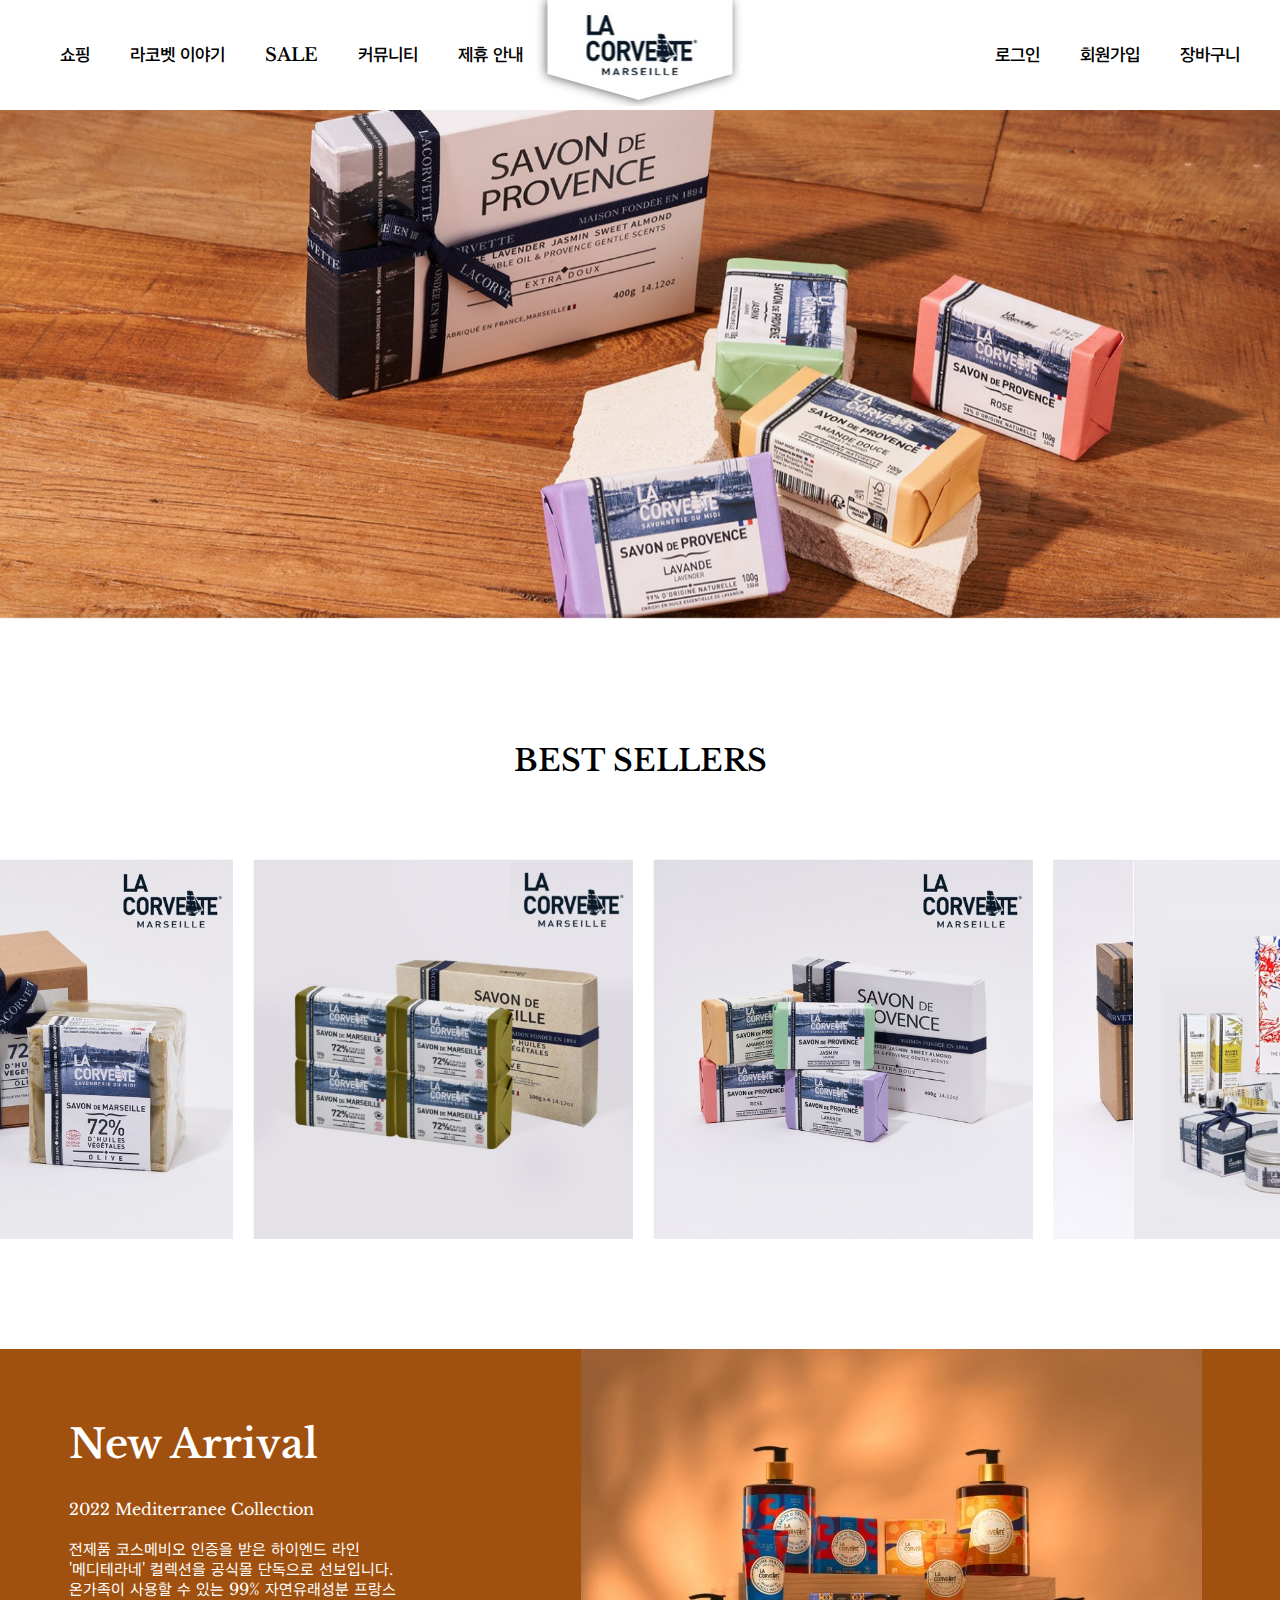
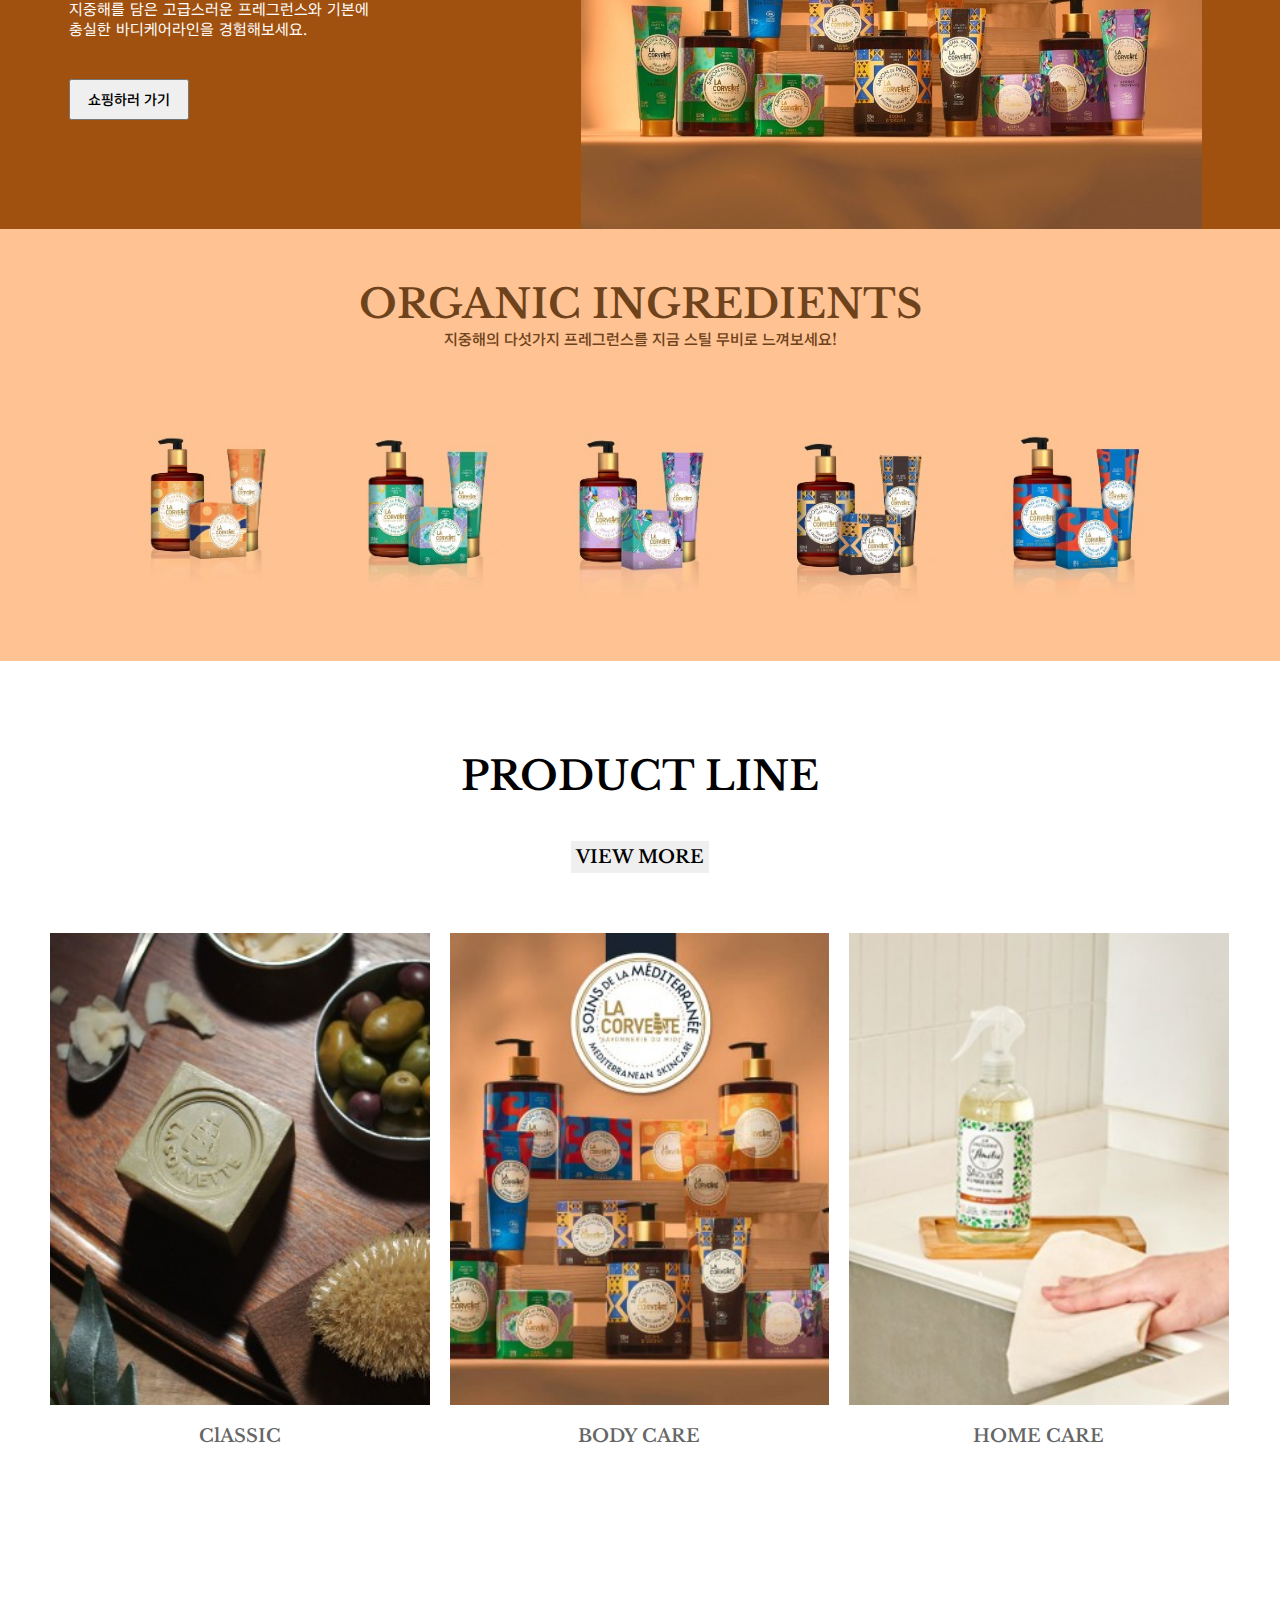
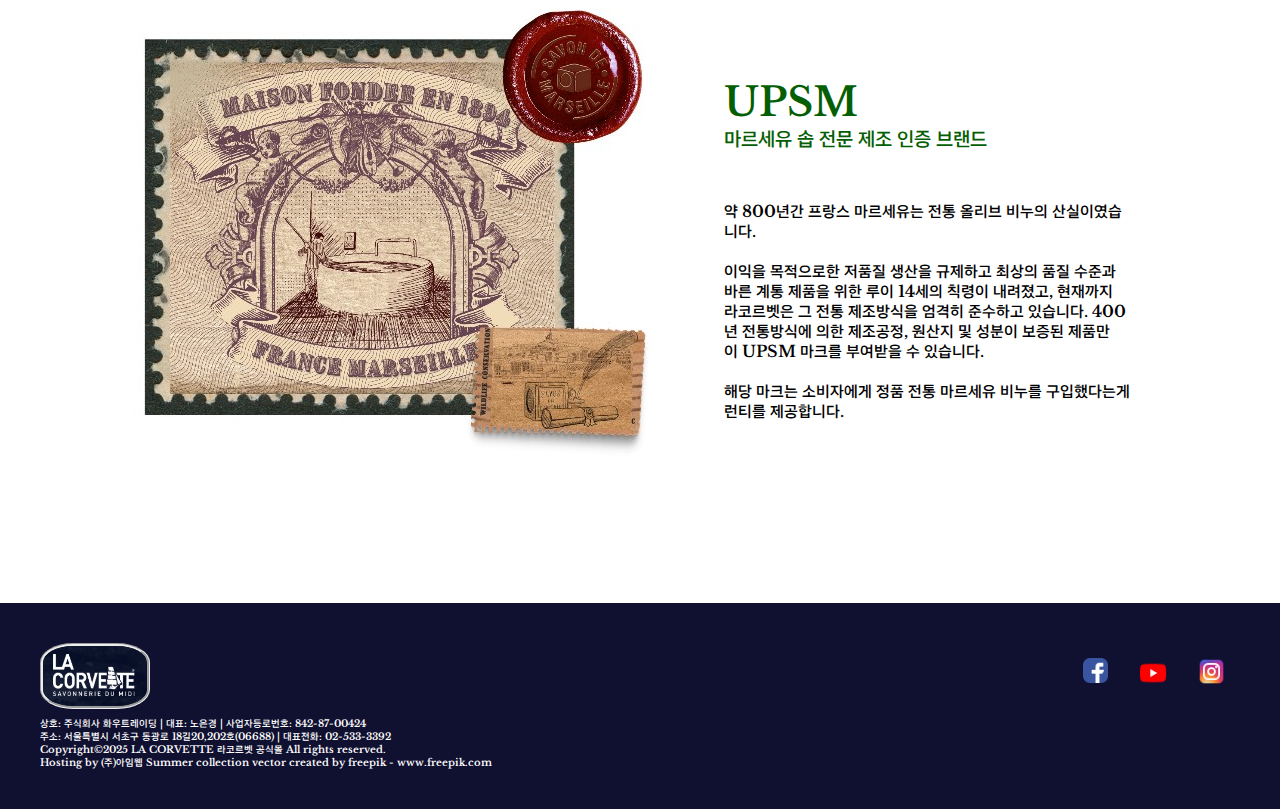
<file: index.html>
<!DOCTYPE html>
<html lang="ko">
<head>
    <meta charset="UTF-8">
    <meta name="viewport" content="width=device-width, initial-scale=1.0">
    <link rel="stylesheet" href="./css/lacorvette.css">
    <link rel="stylesheet" href="./css/shopping.css">
    <link rel="preconnect" href="https://fonts.googleapis.com">
    <link rel="preconnect" href="https://fonts.gstatic.com" crossorigin>
    <link href="https://fonts.googleapis.com/css2?family=42dot+Sans:wght@300..800&family=Libre+Baskerville:ital,wght@0,400;0,700;1,400&display=swap" rel="stylesheet">
    <!-- Swiper API -->
    <link rel="stylesheet" href="https://cdn.jsdelivr.net/npm/swiper@11/swiper-bundle.min.css"/>
    <script src="https://cdn.jsdelivr.net/npm/swiper@11/swiper-bundle.min.js"></script>
    <!-- Swiper API -->
    <title>lacorvette-soap</title>
</head>
<body>
    <div class="header">
        <div class="nav1">
            <a href="./Shopping.html">쇼핑</a>
            <a href="#">라코벳 이야기</a>
            <a href="#">SALE</a>
            <a href="#">커뮤니티</a>
            <a href="#">제휴 안내</a>
        </div>
        <div class="logo">
            <a href="./index.html"><img src="./assets/logo.jpg" alt="logo"></a>
        </div>
        <div class="nav2">
            <a href="#">로그인</a>
            <a href="#">회원가입</a>
            <a href="#">장바구니</a>
        </div>
    </div>
<!--header end-->
<!-- Swiper API -->
    <div class="swiper">
        <div class="swiper-wrapper">
          <div class="swiper-slide"><img src="./assets/slider1.JPG" alt="" width="100%"></div>
          <div class="swiper-slide"><img src="./assets/slider2.JPG" alt="" width="100%"></div>
          <div class="swiper-slide"><img src="./assets/slider3.JPG" alt="" width="100%"></div>
          <div class="swiper-slide"><img src="./assets/slider4.JPG" alt="" width="100%"></div>
        </div>
        <div class="swiper-pagination"></div>
        <div class="swiper-button-prev"></div>
        <div class="swiper-button-next"></div>
        <div class="swiper-scrollbar"></div>
      </div>
<!-- Swiper API -->
<!--Swiper2 start-->   
<div class="swiper2 slides-style">
    <h2>BEST SELLERS</h2>
    <div class="swiper-wrapper">
        <div class="swiper-slide">
            <img src="./assets/card-soap1.JPG" alt="">
            <img src="./assets/card-soap2.JPG" alt="">
            <img src="./assets/card-soap3.JPG" alt="">
            <img src="./assets/card-soap4.JPG" alt="">
        </div>
        <div class="swiper-slide">
            <img src="./assets/card-soap5.JPG" alt="" >
            <img src="./assets/card-soap6.JPG" alt="">
            <img src="./assets/card-soap3.JPG" alt="">
            <img src="./assets/card-soap4.JPG" alt="">
        </div>
    </div>
    <div class="swiper-pagination swiper-pagination2"></div>
</div>


<!--Swiper2 end-->
<!--container1 start-->     
    <div class="container1">
        <div class="first">
            <div class="main1">
                <h2>New Arrival</h2>
                <p>2022 Mediterranee Collection<br><br>전제품 코스메비오 인증을 받은 하이엔드 라인<br> '메디테라네' 컬렉션을 공식몰 단독으로 선보입니다.<br>온가족이 사용할 수 있는 99% 자연유래성분 프랑스<br> 지중해를 담은 고급스러운 프레그런스와 기본에<br> 충실한 바디케어라인을 경험해보세요.</p>
                <button type="button">쇼핑하러 가기</button>
            </div>
            <div class="main2">
                <img src="./assets/new arrival.JPG" alt="new arrival">
            </div>
        </div>
        <div class="second">
            <div class="text">
                <h2>ORGANIC INGREDIENTS</h2>
                <p>지중해의 다섯가지 프레그런스를 지금 스틸 무비로 느껴보세요!</p>
            </div>
            <div class="imgWrap">
                 <div class="card">
                    <img src="./assets/img1.JPG" alt="세트1">
                 </div>
                 <div class="card">
                    <img src="./assets/img2.JPG" alt="세트2">
                </div>
                <div class="card">
                    <img src="./assets/img3.JPG" alt="세트3">
                </div>
                <div class="card">
                    <img src="./assets/img4.JPG" alt="세트4">
                </div>
                <div class="card">
                    <img src="./assets/img5.JPG" alt="세트5">
                </div>
            </div>
        </div>
    </div>
<!--container1 end-->
<!--container2 start-->     
    <div class="container2">
        <h2>PRODUCT LINE</h2>
        <button type="button">VIEW MORE</button>
    </div>
        <div class="gallerylist">
            <ul>
                <li>
                    <a href="">
                        <div class="screen">
                            <div class="top">시그니처 올리브 솝</div>
                            <div class="bottom">자연유래 식물성 오일 클렌징</div>
                            <img src="./assets/SCREEN1.JPG">
                        </div>
                        <div>
                            <h2>ClASSIC</h2>
                        </div>
                    </a>
                </li>
                <li>
                    <a href="">
                        <div class="screen">
                            <div class="top">유기농 트리트먼트</div>
                            <div class="bottom">속부터 건강한 바디클렌징</div>
                            <img src="./assets/SCREEN2.JPG">
                        </div>
                        <div>
                            <h2>BODY CARE</h2>
                        </div>
                    </a>
                </li>
                <li>
                    <a href="">
                        <div class="screen">
                            <div class="top">에코서트 인증 세제</div>
                            <div class="bottom">우리 가족을 위한 안심 홈케어</div>
                            <img src="./assets/SCREEN3.JPG">
                        </div>
                        <div>
                            <h2>HOME CARE</h2>
                        </div>
                    </a>
                </li>
            </ul>
        </div>

<!--container2 end-->
    <div class="container3">
        <div class="card2">
            <img src="./assets/upsm.JPG" alt="upsm">
        </div>
        <div class="text2">
            <h2>UPSM</h2>
            <h3>마르세유 솝 전문 제조 인증 브랜드</h3>
            <p>약 800년간 프랑스 마르세유는 전통 올리브 비누의 산실이였습니다.<br><br>이익을 목적으로한 저품질 생산을 규제하고 최상의 품질 수준과 바른 계통 제품을 위한 루이 14세의 칙령이 내려졌고, 현재까지 라코르벳은 그 전통 제조방식을 엄격히 준수하고 있습니다. 400년 전통방식에 의한 제조공정, 원산지 및 성분이 보증된 제품만이 UPSM 마크를 부여받을 수 있습니다.<br><br>해당 마크는 소비자에게 정품 전통 마르세유 비누를 구입했다는게런티를 제공합니다.</p>
        </div>
    </div>
<!--footer start-->   
    <div class="footer">
        <div>
            <div class="copyright">
            <img src="./assets/footerlogo.png" alt="logo">
            <p>상호: 주식회사 화우트레이딩 | 대표: 노은경 | 사업자등로번호: 842-87-00424<br>
            주소: 서울특별시 서초구 동광로 18길20,202호(06688) | 대표전화: 02-533-3392<br>
            Copyright&copy;2025 LA CORVETTE 라코르벳 공식몰 All rights reserved.<br>
            Hosting by (주)아임웹 Summer collection vector created by freepik - www.freepik.com</p>
            </div>
            <div class="sns">
                <a href="#">
                    <img src="./assets/instagram.png" alt="instagram" width="27">
                </a>
                <a href="#">
                    <img src="./assets/youtube.png" alt="youtube" width="30">
                </a>
                <a href="#">
                    <img src="./assets/facebook.png" alt="facebook" width="25">
                </a>
            </div>
        </div>
    </div>
<!--footer end-->

<script>
    const swiper = new Swiper('.swiper', {
        direction: 'horizontal',
        loop:true,
        autoplay: {
            delay: 3000,
            disableOnInteraction: false,
        },
        navigation: {
            nextEl: '.swiper-button-next',
            prevEl: '.swiper-button-prev',
        },
    });


    const swiper2 = new Swiper('.swiper2', {
        direction: 'horizontal',
        loop:true,
        autoplay: {
            delay: 2000,
            disableOnInteraction: false,
        },
        navigation: {
            nextEl: '.swiper-button-next',
            prevEl: '.swiper-button-prev',
        },
    });


</script>

</body>
</file>
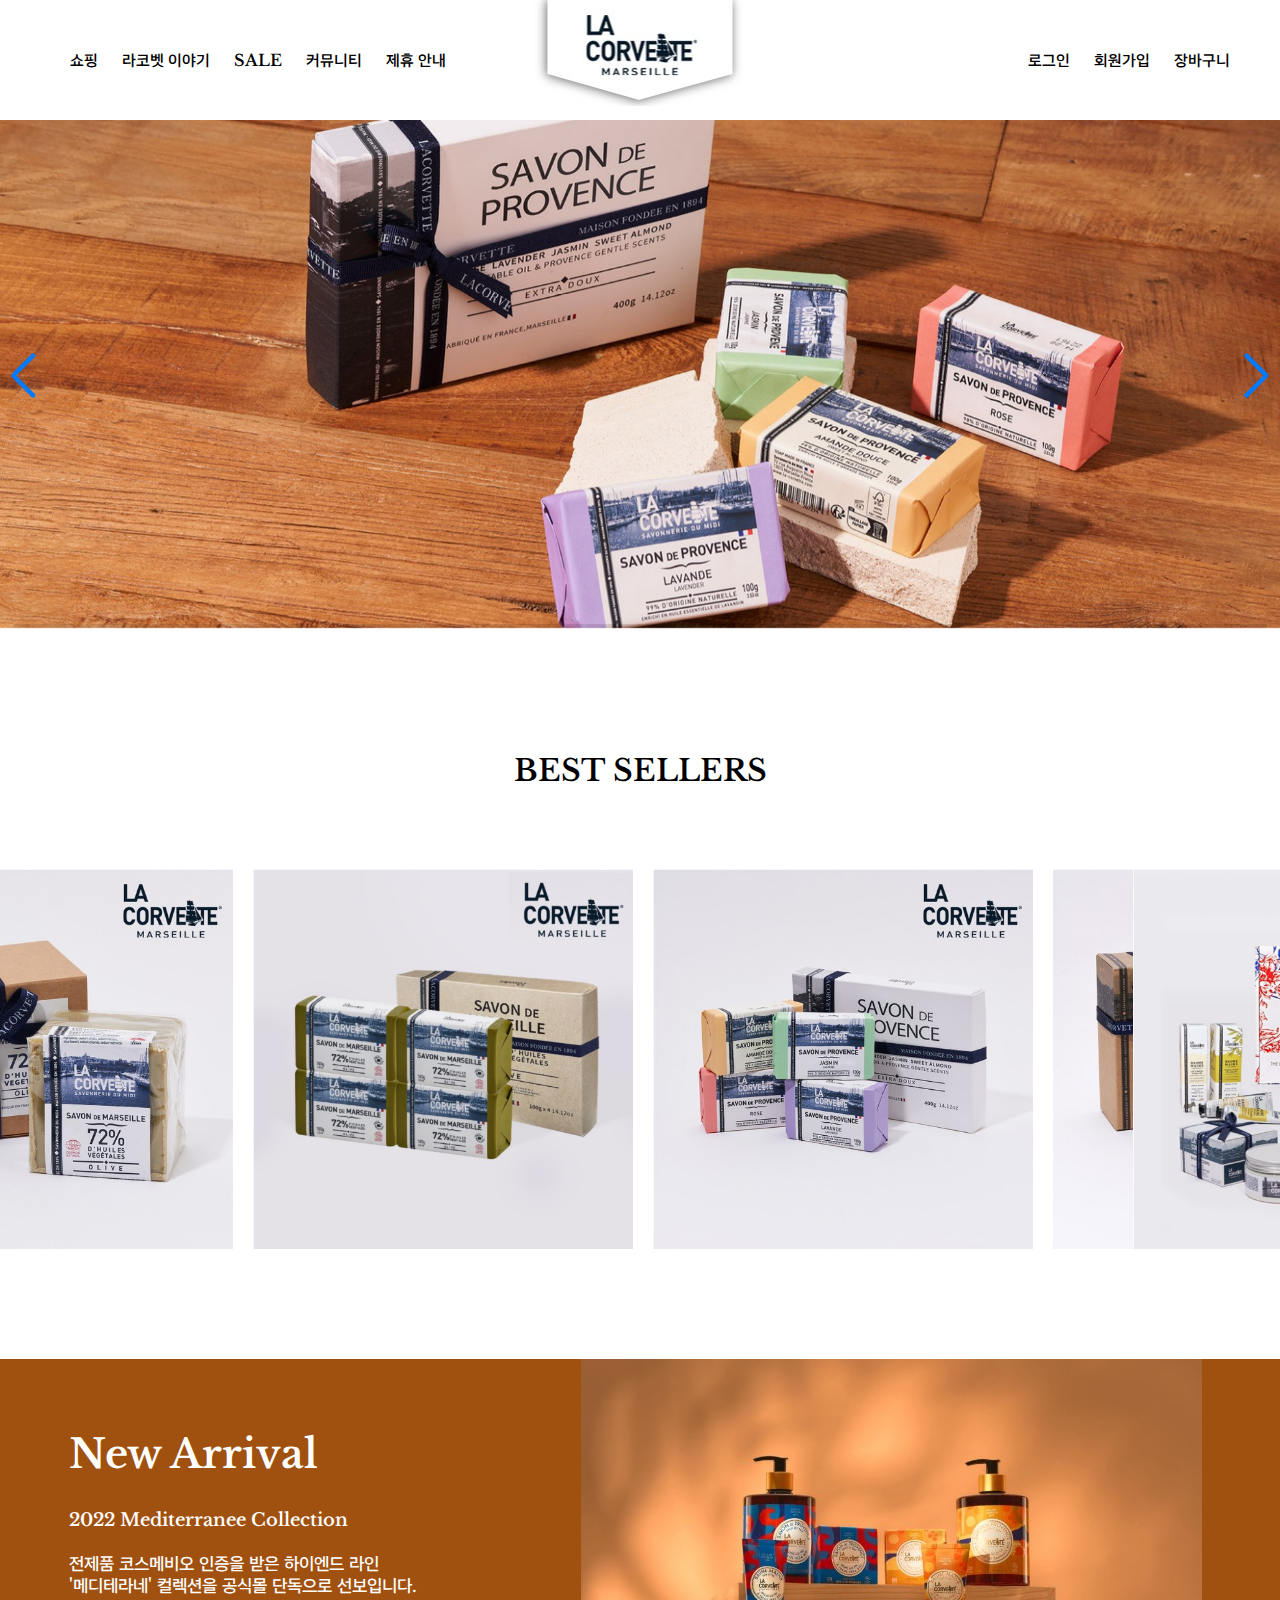
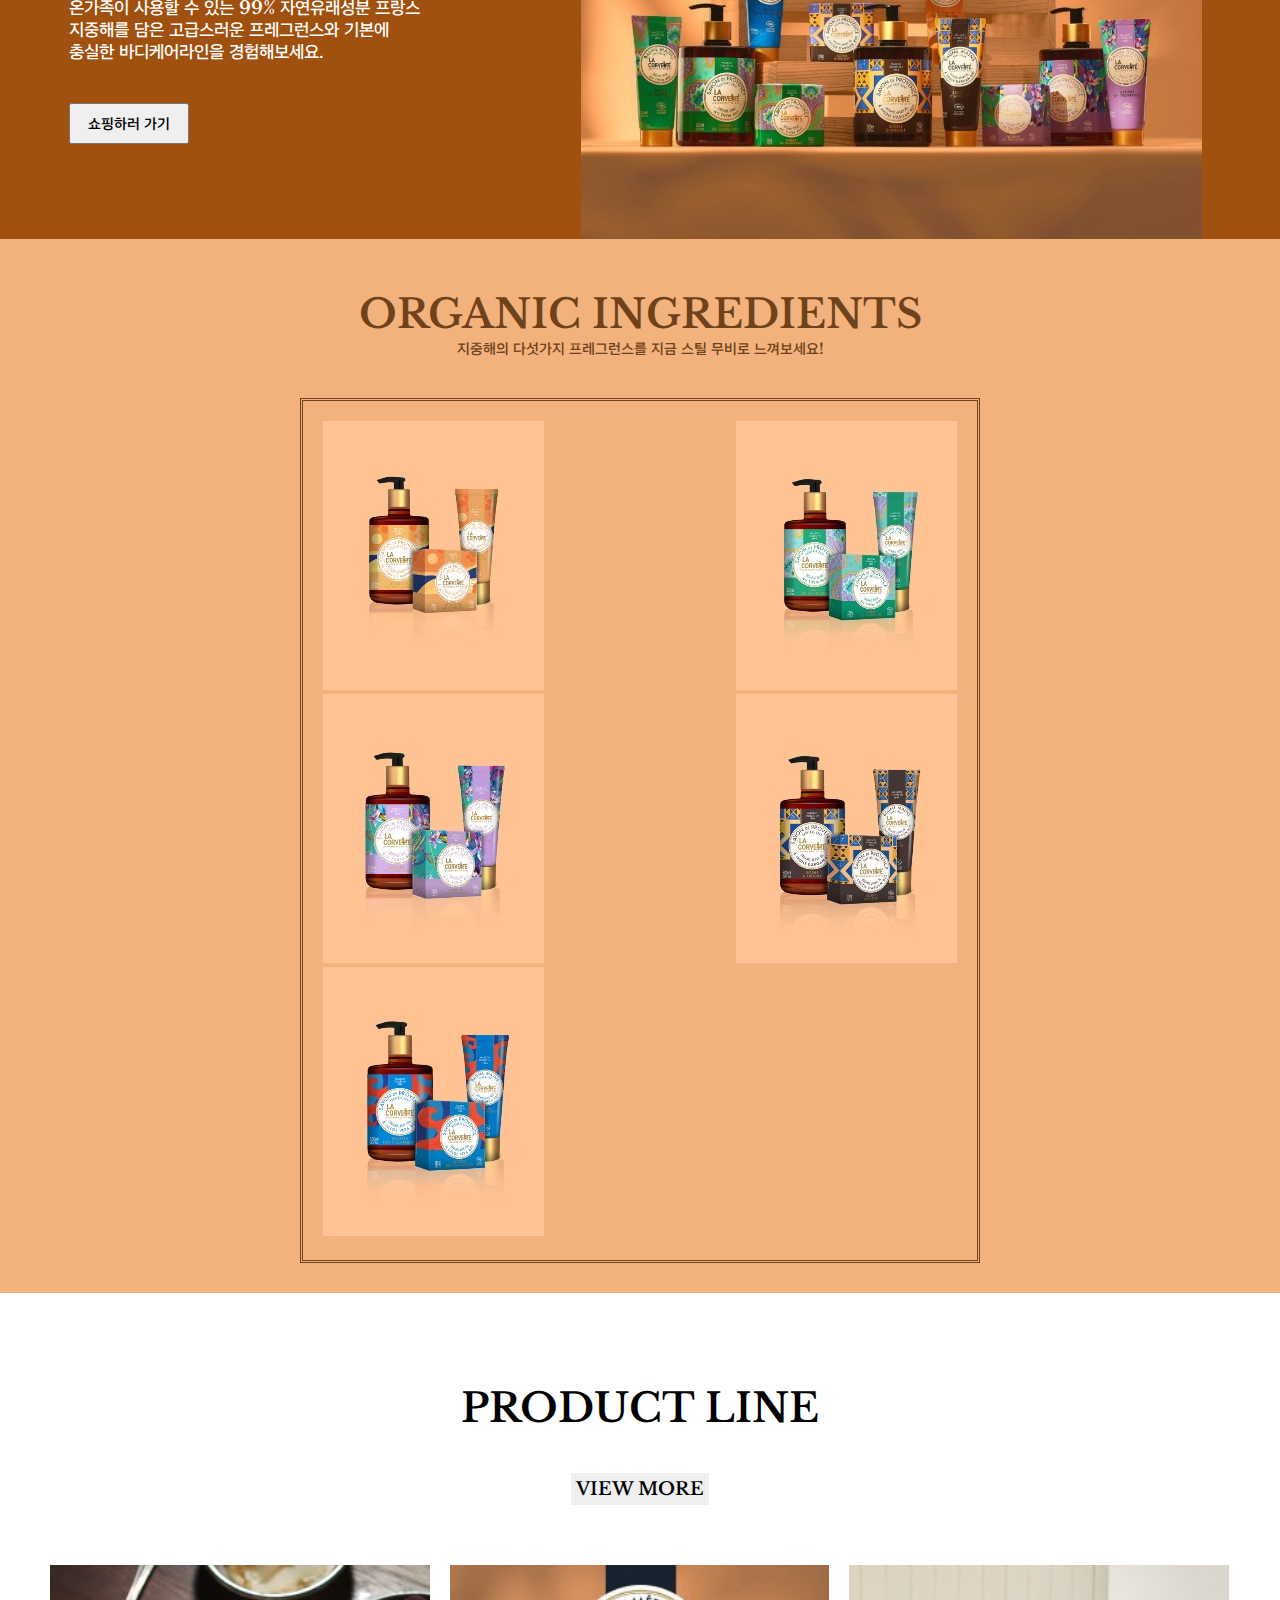
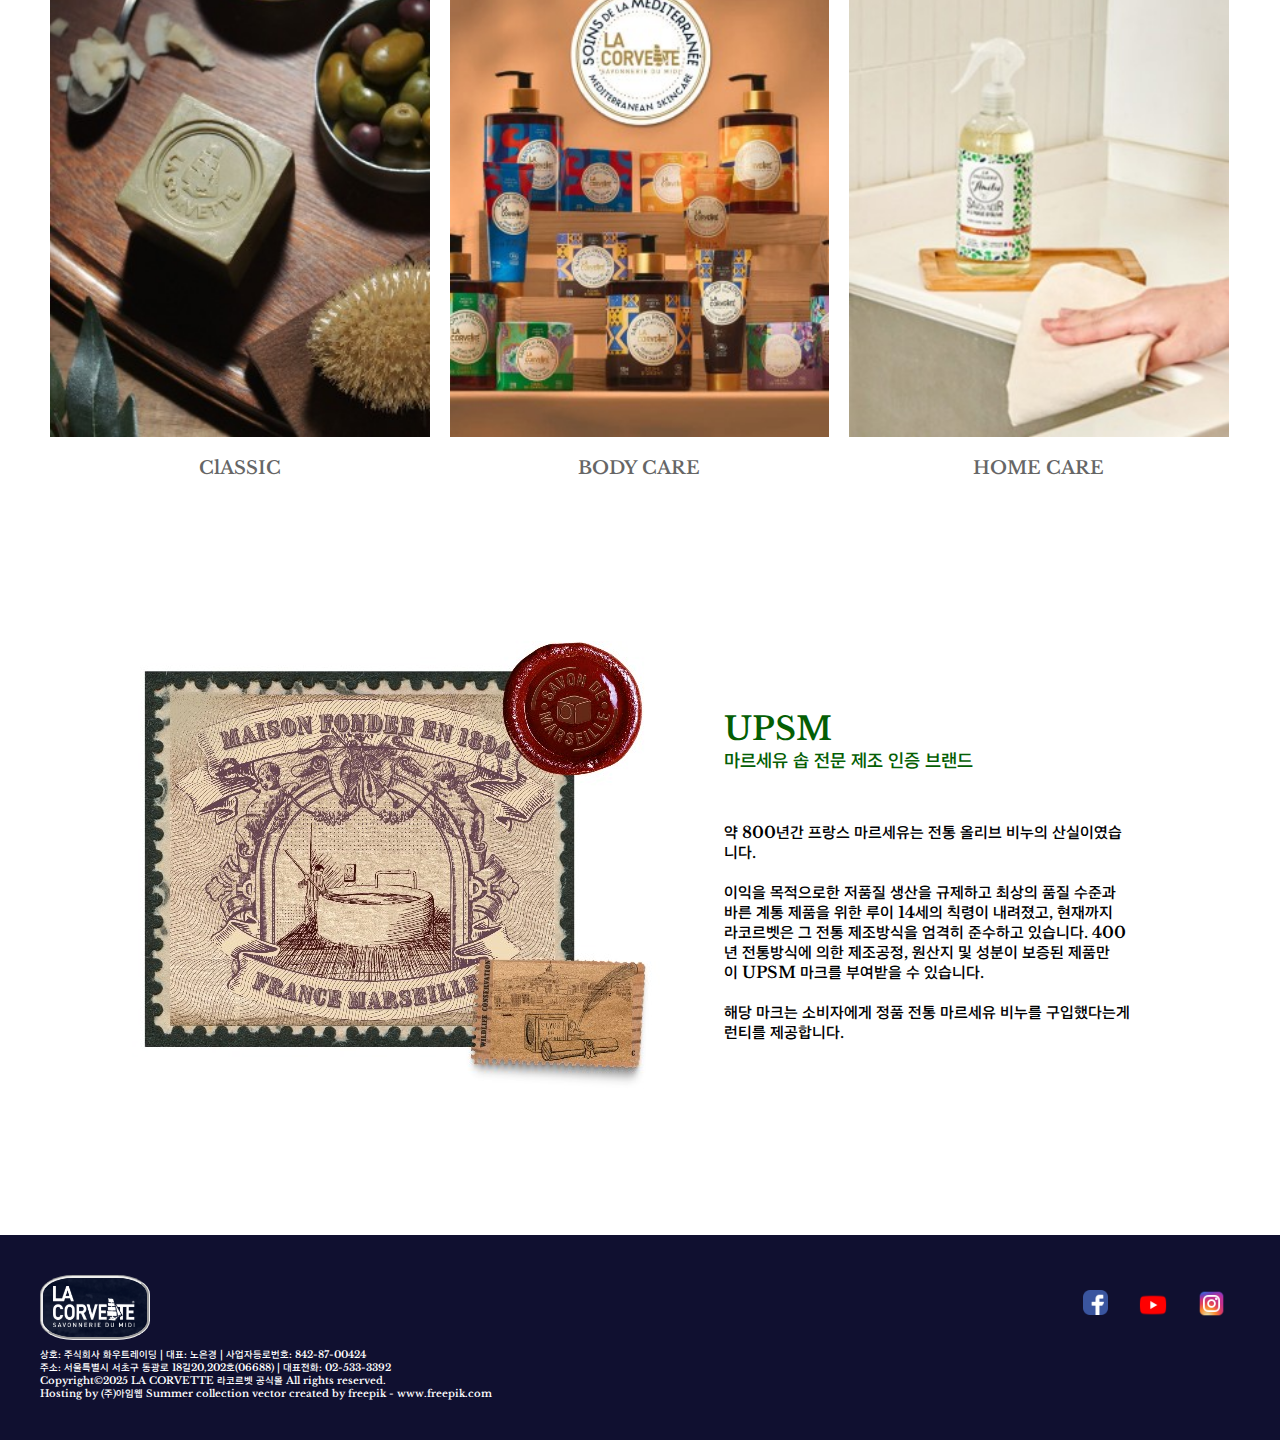
<file: lacorvette.html>
<!DOCTYPE html>
<html lang="ko">
<head>
    <meta charset="UTF-8">
    <meta name="viewport" content="width=device-width, initial-scale=1.0">
    <link rel="stylesheet" href="./SoapCss.css">
    <link rel="preconnect" href="https://fonts.googleapis.com">
    <link rel="preconnect" href="https://fonts.gstatic.com" crossorigin>
    <link href="https://fonts.googleapis.com/css2?family=42dot+Sans:wght@300..800&family=Libre+Baskerville:ital,wght@0,400;0,700;1,400&display=swap" rel="stylesheet">
    <!-- Swiper API -->
    <link rel="stylesheet" href="https://cdn.jsdelivr.net/npm/swiper@11/swiper-bundle.min.css"/>
    <script src="https://cdn.jsdelivr.net/npm/swiper@11/swiper-bundle.min.js"></script>
    <!-- Swiper API -->
    <title>lacorvette-soap</title>
</head>
<body>
    <div class="header">
        <div class="nav1">
            <a href="#">쇼핑</a>
            <a href="#">라코벳 이야기</a>
            <a href="#">SALE</a>
            <a href="#">커뮤니티</a>
            <a href="#">제휴 안내</a>
        </div>
        <div class="logo">
            <img src="./assets/logo.jpg" alt="logo">
        </div>
        <div class="nav2">
            <a href="#">로그인</a>
            <a href="#">회원가입</a>
            <a href="#">장바구니</a>
        </div>
    </div>
<!--header end-->
<!-- Swiper API -->
    <div class="swiper">
        <div class="swiper-wrapper">
          <div class="swiper-slide"><img src="./assets/slider1.JPG" alt="" width="100%"></div>
          <div class="swiper-slide"><img src="./assets/slider2.JPG" alt="" width="100%"></div>
          <div class="swiper-slide"><img src="./assets/slider3.JPG" alt="" width="100%"></div>
          <div class="swiper-slide"><img src="./assets/slider4.JPG" alt="" width="100%"></div>
        </div>
        <div class="swiper-pagination"></div>
        <div class="swiper-button-prev"></div>
        <div class="swiper-button-next"></div>
        <div class="swiper-scrollbar"></div>
      </div>
<!-- Swiper API -->
<!--Swiper2 start-->   
<div class="swiper2 slides-style">
    <h1>BEST SELLERS</h1>
    <div class="swiper-wrapper">
        <div class="swiper-slide">
            <img src="./assets/card-soap1.JPG" alt="">
            <img src="./assets/card-soap2.JPG" alt="">
            <img src="./assets/card-soap3.JPG" alt="">
            <img src="./assets/card-soap4.JPG" alt="">
        </div>
        <div class="swiper-slide">
            <img src="./assets/card-soap5.JPG" alt="" >
            <img src="./assets/card-soap6.JPG" alt="">
            <img src="./assets/card-soap3.JPG" alt="">
            <img src="./assets/card-soap4.JPG" alt="">
        </div>
    </div>
    <div class="swiper-pagination swiper-pagination2"></div>
</div>


<!--Swiper2 end-->
<!--container1 start-->     
    <div class="container1">
        <div class="first">
            <div class="main1">
                <h1>New Arrival</h1>
                <p>2022 Mediterranee Collection<br><br>전제품 코스메비오 인증을 받은 하이엔드 라인<br> '메디테라네' 컬렉션을 공식몰 단독으로 선보입니다.<br>온가족이 사용할 수 있는 99% 자연유래성분 프랑스<br> 지중해를 담은 고급스러운 프레그런스와 기본에<br> 충실한 바디케어라인을 경험해보세요.</p>
                <button type="button">쇼핑하러 가기</button>
            </div>
            <div class="main2">
                <img src="./assets/new arrival.JPG" alt="new arrival">
            </div>
        </div>
        <div class="second">
            <div class="text">
                <h1>ORGANIC INGREDIENTS</h1>
                <p>지중해의 다섯가지 프레그런스를 지금 스틸 무비로 느껴보세요!</p>
            </div>
            <div class="img">
                 <div class="card">
                    <img src="./assets/img1.JPG" alt="img1">
                 </div>
                 <div class="card">
                    <img src="./assets/img2.JPG" alt="img2">
                </div>
                <div class="card">
                    <img src="./assets/img3.JPG" alt="img3">
                </div>
                <div class="card">
                    <img src="./assets/img4.JPG" alt="img4">
                </div>
                <div class="card">
                    <img src="./assets/img5.JPG" alt="img5">
                </div>
            </div>
        </div>
    </div>
<!--container1 end-->
<!--container2 start-->     
    <div class="container2">
        <h1>PRODUCT LINE</h1>
        <button type="button">VIEW MORE</button>
    </div>
        <div class="gallerylist">
            <ul>
                <li>
                    <a href="">
                        <div class="screen">
                            <div class="top">시그니처 올리브 솝</div>
                            <div class="bottom">자연유래 식물성 오일 클렌징</div>
                            <img src="./assets/SCREEN1.JPG">
                        </div>
                        <div>
                            <h2>ClASSIC</h2>
                        </div>
                    </a>
                </li>
                <li>
                    <a href="">
                        <div class="screen">
                            <div class="top">유기농 트리트먼트</div>
                            <div class="bottom">속부터 건강한 바디클렌징</div>
                            <img src="./assets/SCREEN2.JPG">
                        </div>
                        <div>
                            <h2>BODY CARE</h2>
                        </div>
                    </a>
                </li>
                <li>
                    <a href="">
                        <div class="screen">
                            <div class="top">에코서트 인증 세제</div>
                            <div class="bottom">우리 가족을 위한 안심 홈케어</div>
                            <img src="./assets/SCREEN3.JPG">
                        </div>
                        <div>
                            <h2>HOME CARE</h2>
                        </div>
                    </a>
                </li>
            </ul>
        </div>

<!--container2 end-->
    <div class="container3">
        <div class="card2">
            <img src="./assets/upsm.JPG" alt="upsm">
        </div>
        <div class="text2">
            <h1>UPSM</h1><h3>마르세유 솝 전문 제조 인증 브랜드</h3>
            <p>약 800년간 프랑스 마르세유는 전통 올리브 비누의 산실이였습니다.<br><br>이익을 목적으로한 저품질 생산을 규제하고 최상의 품질 수준과 바른 계통 제품을 위한 루이 14세의 칙령이 내려졌고, 현재까지 라코르벳은 그 전통 제조방식을 엄격히 준수하고 있습니다. 400년 전통방식에 의한 제조공정, 원산지 및 성분이 보증된 제품만이 UPSM 마크를 부여받을 수 있습니다.<br><br>해당 마크는 소비자에게 정품 전통 마르세유 비누를 구입했다는게런티를 제공합니다.</p>
        </div>
    </div>
<!--footer start-->   
    <div class="footer">
        <div>
            <div class="copyright">
            <img src="./assets/footerlogo.png" alt="logo">
            <p>상호: 주식회사 화우트레이딩 | 대표: 노은경 | 사업자등로번호: 842-87-00424<br>
            주소: 서울특별시 서초구 동광로 18길20,202호(06688) | 대표전화: 02-533-3392<br>
            Copyright&copy;2025 LA CORVETTE 라코르벳 공식몰 All rights reserved.<br>
            Hosting by (주)아임웹 Summer collection vector created by freepik - www.freepik.com</p>
            </div>
            <div class="sns">
                <a href="#">
                    <img src="./assets/instagram.png" alt="instagram" width="27">
                </a>
                <a href="#">
                    <img src="./assets/youtube.png" alt="youtube" width="30">
                </a>
                <a href="#">
                    <img src="./assets/facebook.png" alt="facebook" width="25">
                </a>
            </div>
        </div>
    </div>
<!--footer end-->

<script>
    const swiper = new Swiper('.swiper', {
        direction: 'horizontal',
        loop:true,
        autoplay: {
            delay: 3000, // 2초마다 전환 (2000ms)
            disableOnInteraction: false, // 사용자가 상호작용해도 자동 전환 계속 유지
        },
        navigation: {
            nextEl: '.swiper-button-next',
            prevEl: '.swiper-button-prev',
        },
    });


    const swiper2 = new Swiper('.swiper2', {
        direction: 'horizontal',
        loop:true,
        autoplay: {
            delay: 2000,
            disableOnInteraction: false,
        },
        navigation: {
            nextEl: '.swiper-button-next',
            prevEl: '.swiper-button-prev',
        },
    });


</script>

</body>
</file>
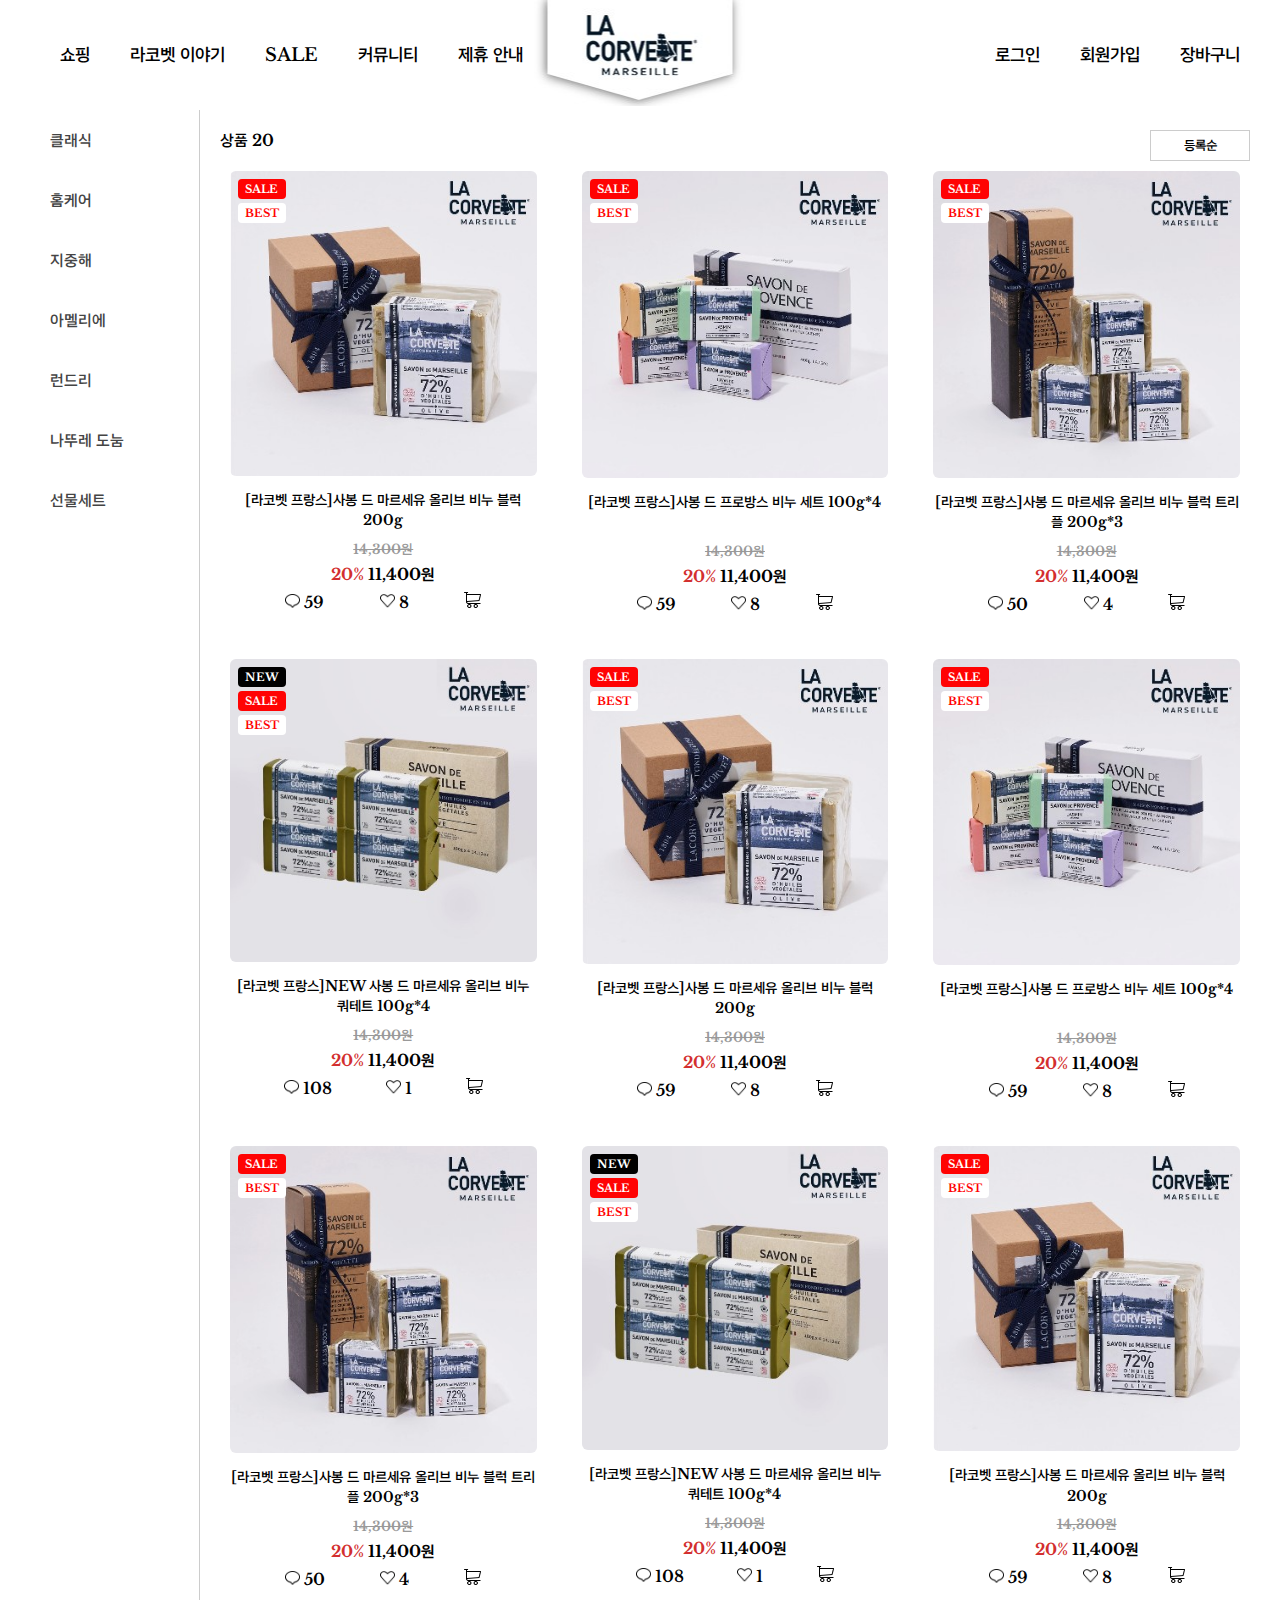
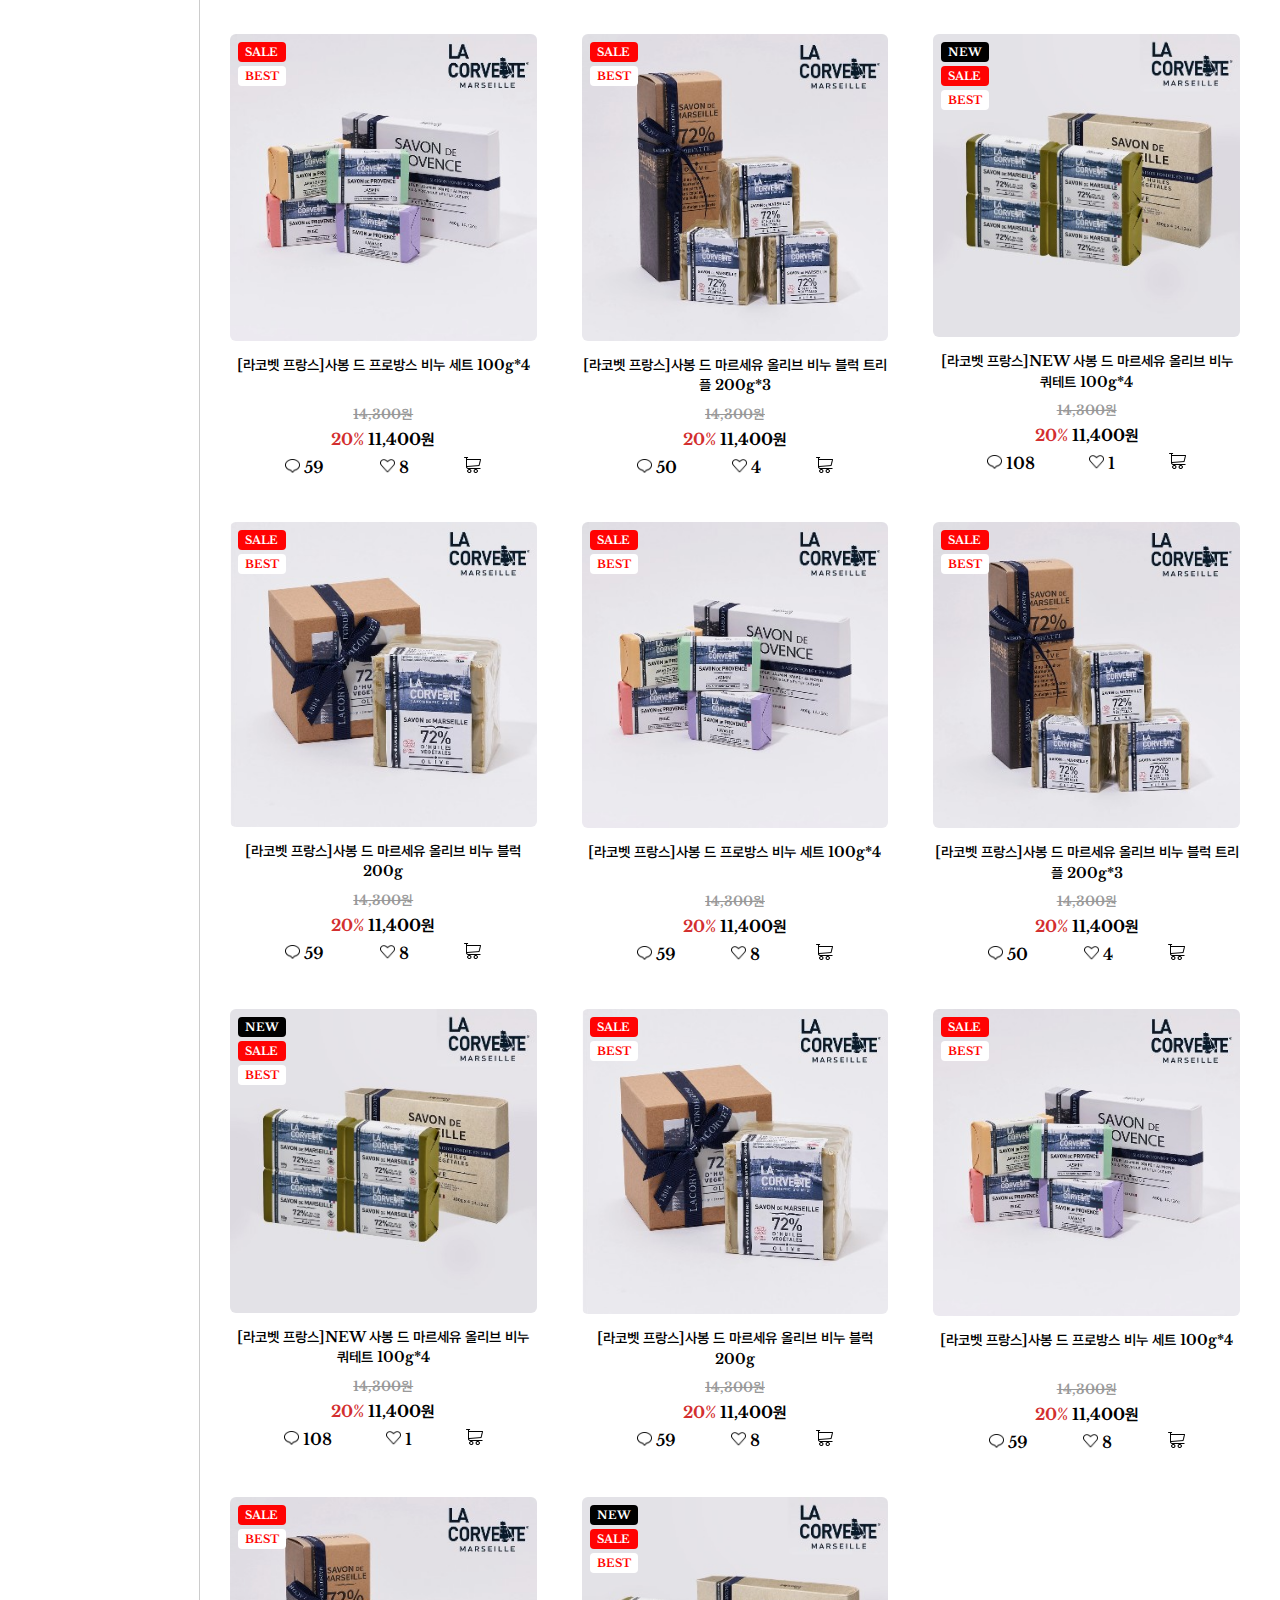
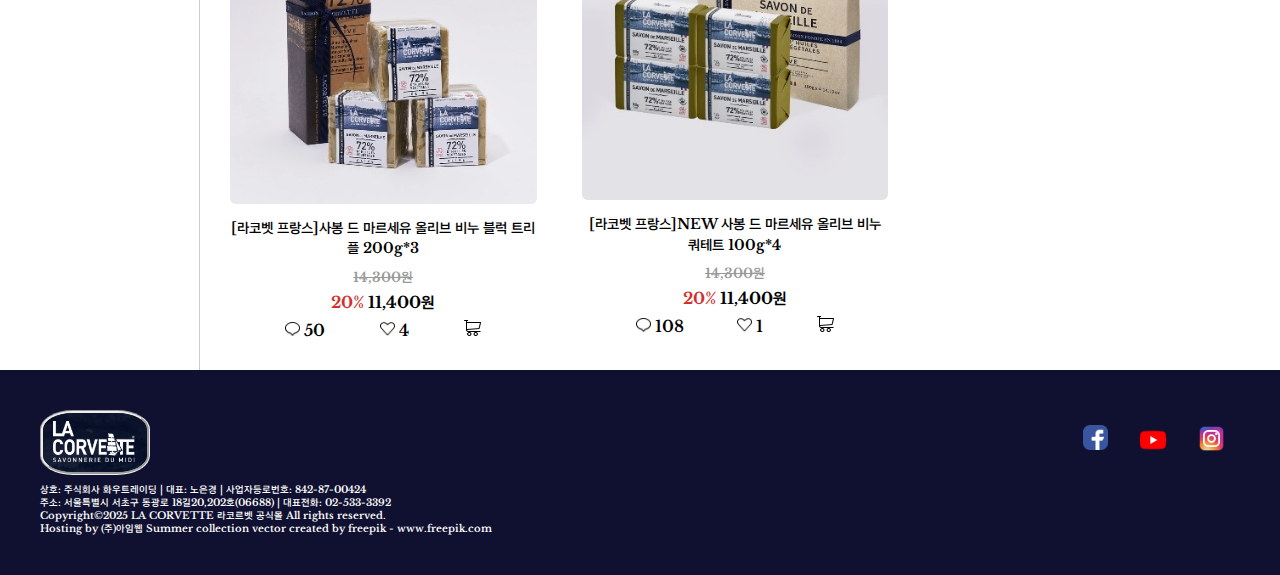
<file: Shopping.html>
<!DOCTYPE html>
<html lang="ko">
<head>
    <meta charset="UTF-8">
    <meta name="viewport" content="width=device-width, initial-scale=1.0">
    <link rel="stylesheet" href="./css/lacorvette.css">
    <link rel="stylesheet" href="./css/shopping.css">
    <link rel="preconnect" href="https://fonts.googleapis.com">
    <link rel="preconnect" href="https://fonts.gstatic.com" crossorigin>
    <link href="https://fonts.googleapis.com/css2?family=42dot+Sans:wght@300..800&family=Libre+Baskerville:ital,wght@0,400;0,700;1,400&display=swap" rel="stylesheet">
    <!-- Swiper API -->
    <link rel="stylesheet" href="https://cdn.jsdelivr.net/npm/swiper@11/swiper-bundle.min.css"/>
    <script src="https://cdn.jsdelivr.net/npm/swiper@11/swiper-bundle.min.js"></script>
    <!-- Swiper API -->
    <title>lacorvette-soap</title>
</head>
<body>
    <div class="header">
        <div class="nav1">
            <a href="#">쇼핑</a>
            <a href="#">라코벳 이야기</a>
            <a href="#">SALE</a>
            <a href="#">커뮤니티</a>
            <a href="#">제휴 안내</a>
        </div>
        <div class="logo">
            <a href="./index.html"><img src="./assets/logo.jpg" alt="logo"></a>
        </div>
        <div class="nav2">
            <a href="#">로그인</a>
            <a href="#">회원가입</a>
            <a href="#">장바구니</a>
        </div>
    </div>
<!--header end-->
    <div class="shopContainer">
        <div class="left">
            <ul class="menu">
                <li><a href="#">클래식</a></li>
                <li><a href="#">홈케어</a></li>
                <li><a href="#">지중해</a></li>
                <li><a href="#">아멜리에</a></li>
                <li><a href="#">런드리</a></li>
                <li><a href="#">나뚜레 도눔</a></li>
                <li><a href="#">선물세트</a></li>
            </ul>
        </div>
        <div class="right">
            <div class="shopText">
                <span>상품 20</span>
                <div class="dropdown">
                    <button>등록순</button>
                    <ul>
                        <li>등록순</li>
                        <li>인기순</li>
                        <li>낮은가격순</li>
                        <li>높은가격순</li>
                    </ul>
                </div>
            </div>
            <div class="shopInside">
                <!-- 상품 카드 1 -->
                <div class="shopCard">
                    <div class="product-image">
                        <img src="./assets/shopImg/shopProduct1.JPG" alt="올리브 비누">
                        <div class="badges">
                            <span class="badge sale">SALE</span>
                            <span class="badge best">BEST</span>
                        </div>
                    </div>
                    <p class="product-title">[라코벳 프랑스]사봉 드 마르세유 올리브 비누 블럭 200g</p>
                    <div class="price">
                        <div class="original-price">
                            <span class="original">14,300원</span>
                        </div>
                        <div class="discount-price">
                            <span class="discount">20%</span>
                            <span class="sale-price">11,400원</span>
                        </div>
                    </div>
                    <div class="product-tools">
                        <button class="icon comment"><img src="./assets/shopImg/comment.png" alt="comment"> 59</button>
                        <button class="icon like"><img src="./assets/shopImg/heart.png" alt="like"> 8</button>
                        <button class="icon cart"><img src="./assets/shopImg/cart.png" alt="cart"></button>
                    </div>
                </div>
                <!-- 상품 카드 2 -->
                <div class="shopCard">
                    <div class="product-image">
                        <img src="./assets/shopImg/shopProduct2.JPG" alt="비누 세트">
                        <div class="badges">
                            <span class="badge sale">SALE</span>
                            <span class="badge best">BEST</span>
                        </div>
                    </div>
                    <p class="product-title">[라코벳 프랑스]사봉 드 프로방스 비누 세트 100g*4</p>
                    <div class="price">
                        <div class="original-price">
                            <span class="original">14,300원</span>
                        </div>
                        <div class="discount-price">
                            <span class="discount">20%</span>
                            <span class="sale-price">11,400원</span>
                        </div>
                    </div>
                    <div class="product-tools">
                        <button class="icon comment"><img src="./assets/shopImg/comment.png" alt="comment"> 59</button>
                        <button class="icon like"><img src="./assets/shopImg/heart.png" alt="like"> 8</button>
                        <button class="icon cart"><img src="./assets/shopImg/cart.png" alt="cart"></button>
                    </div>
                    
                </div>
                <!-- 상품 카드 3 -->
                <div class="shopCard">
                    <div class="product-image">
                        <img src="./assets/shopImg/shopProduct3.JPG" alt="비누 블럭 트리플">
                        <div class="badges">
                            <span class="badge sale">SALE</span>
                            <span class="badge best">BEST</span>
                        </div>
                    </div>
                    <p class="product-title">[라코벳 프랑스]사봉 드 마르세유 올리브 비누 블럭 트리플 200g*3</p>
                    <div class="price">
                        <div class="original-price">
                            <span class="original">14,300원</span>
                        </div>
                        <div class="discount-price">
                            <span class="discount">20%</span>
                            <span class="sale-price">11,400원</span>
                        </div>
                    </div>
                    <div class="product-tools">
                        <button class="icon comment"><img src="./assets/shopImg/comment.png" alt="comment"> 50</button>
                        <button class="icon like"><img src="./assets/shopImg/heart.png" alt="like"> 4</button>
                        <button class="icon cart"><img src="./assets/shopImg/cart.png" alt="cart"></button>
                    </div>    
                </div>
                <!-- 상품 카드 4 -->
                <div class="shopCard">
                    <div class="product-image">
                        <img src="./assets/shopImg/shopProduct4.JPG" alt="올리브 비누 퀘테트">
                        <div class="badges">
                            <span class="badge new">NEW</span>
                            <span class="badge sale">SALE</span>
                            <span class="badge best">BEST</span>
                        </div>
                    </div>
                    <p class="product-title">[라코벳 프랑스]NEW 사봉 드 마르세유 올리브 비누 쿼테트 100g*4</p>
                    <div class="price">
                        <div class="original-price">
                            <span class="original">14,300원</span>
                        </div>
                        <div class="discount-price">
                            <span class="discount">20%</span>
                            <span class="sale-price">11,400원</span>
                        </div>
                    </div>
                    <div class="product-tools">
                        <button class="icon comment"><img src="./assets/shopImg/comment.png" alt="comment"> 108</button>
                        <button class="icon like"><img src="./assets/shopImg/heart.png" alt="like"> 1</button>
                        <button class="icon cart"><img src="./assets/shopImg/cart.png" alt="cart"></button>
                    </div>
                </div>
                <!-- 상품 카드 1 -->
                <div class="shopCard">
                    <div class="product-image">
                        <img src="./assets/shopImg/shopProduct1.JPG" alt="올리브 비누">
                        <div class="badges">
                            <span class="badge sale">SALE</span>
                            <span class="badge best">BEST</span>
                        </div>
                    </div>
                    <p class="product-title">[라코벳 프랑스]사봉 드 마르세유 올리브 비누 블럭 200g</p>
                    <div class="price">
                        <div class="original-price">
                            <span class="original">14,300원</span>
                        </div>
                        <div class="discount-price">
                            <span class="discount">20%</span>
                            <span class="sale-price">11,400원</span>
                        </div>
                    </div>
                    <div class="product-tools">
                        <button class="icon comment"><img src="./assets/shopImg/comment.png" alt="comment"> 59</button>
                        <button class="icon like"><img src="./assets/shopImg/heart.png" alt="like"> 8</button>
                        <button class="icon cart"><img src="./assets/shopImg/cart.png" alt="cart"></button>
                    </div>
                </div> 
                <!-- 상품 카드 2 -->
                <div class="shopCard">
                    <div class="product-image">
                        <img src="./assets/shopImg/shopProduct2.JPG" alt="비누 세트">
                        <div class="badges">
                            <span class="badge sale">SALE</span>
                            <span class="badge best">BEST</span>
                        </div>
                    </div>
                    <p class="product-title">[라코벳 프랑스]사봉 드 프로방스 비누 세트 100g*4</p>
                    <div class="price">
                        <div class="original-price">
                            <span class="original">14,300원</span>
                        </div>
                        <div class="discount-price">
                            <span class="discount">20%</span>
                            <span class="sale-price">11,400원</span>
                        </div>
                    </div>
                    <div class="product-tools">
                        <button class="icon comment"><img src="./assets/shopImg/comment.png" alt="comment"> 59</button>
                        <button class="icon like"><img src="./assets/shopImg/heart.png" alt="like"> 8</button>
                        <button class="icon cart"><img src="./assets/shopImg/cart.png" alt="cart"></button>
                    </div>
                    
                </div>
                <!-- 상품 카드 3 -->
                <div class="shopCard">
                    <div class="product-image">
                        <img src="./assets/shopImg/shopProduct3.JPG" alt="비누 블럭 트리플">
                        <div class="badges">
                            <span class="badge sale">SALE</span>
                            <span class="badge best">BEST</span>
                        </div>
                    </div>
                    <p class="product-title">[라코벳 프랑스]사봉 드 마르세유 올리브 비누 블럭 트리플 200g*3</p>
                    <div class="price">
                        <div class="original-price">
                            <span class="original">14,300원</span>
                        </div>
                        <div class="discount-price">
                            <span class="discount">20%</span>
                            <span class="sale-price">11,400원</span>
                        </div>
                    </div>
                    <div class="product-tools">
                        <button class="icon comment"><img src="./assets/shopImg/comment.png" alt="comment"> 50</button>
                        <button class="icon like"><img src="./assets/shopImg/heart.png" alt="like"> 4</button>
                        <button class="icon cart"><img src="./assets/shopImg/cart.png" alt="cart"></button>
                    </div>    
                </div>
                <!-- 상품 카드 4 -->
                <div class="shopCard">
                    <div class="product-image">
                        <img src="./assets/shopImg/shopProduct4.JPG" alt="올리브 비누 퀘테트">
                        <div class="badges">
                            <span class="badge new">NEW</span>
                            <span class="badge sale">SALE</span>
                            <span class="badge best">BEST</span>
                        </div>
                    </div>
                    <p class="product-title">[라코벳 프랑스]NEW 사봉 드 마르세유 올리브 비누 쿼테트 100g*4</p>
                    <div class="price">
                        <div class="original-price">
                            <span class="original">14,300원</span>
                        </div>
                        <div class="discount-price">
                            <span class="discount">20%</span>
                            <span class="sale-price">11,400원</span>
                        </div>
                    </div>
                    <div class="product-tools">
                        <button class="icon comment"><img src="./assets/shopImg/comment.png" alt="comment"> 108</button>
                        <button class="icon like"><img src="./assets/shopImg/heart.png" alt="like"> 1</button>
                        <button class="icon cart"><img src="./assets/shopImg/cart.png" alt="cart"></button>
                    </div>
                </div>
                                <!-- 상품 카드 1 -->
                <div class="shopCard">
                    <div class="product-image">
                        <img src="./assets/shopImg/shopProduct1.JPG" alt="올리브 비누">
                        <div class="badges">
                            <span class="badge sale">SALE</span>
                            <span class="badge best">BEST</span>
                        </div>
                    </div>
                    <p class="product-title">[라코벳 프랑스]사봉 드 마르세유 올리브 비누 블럭 200g</p>
                    <div class="price">
                        <div class="original-price">
                            <span class="original">14,300원</span>
                        </div>
                        <div class="discount-price">
                            <span class="discount">20%</span>
                            <span class="sale-price">11,400원</span>
                        </div>
                    </div>
                    <div class="product-tools">
                        <button class="icon comment"><img src="./assets/shopImg/comment.png" alt="comment"> 59</button>
                        <button class="icon like"><img src="./assets/shopImg/heart.png" alt="like"> 8</button>
                        <button class="icon cart"><img src="./assets/shopImg/cart.png" alt="cart"></button>
                    </div>
                </div> 
                <!-- 상품 카드 2 -->
                <div class="shopCard">
                    <div class="product-image">
                        <img src="./assets/shopImg/shopProduct2.JPG" alt="비누 세트">
                        <div class="badges">
                            <span class="badge sale">SALE</span>
                            <span class="badge best">BEST</span>
                        </div>
                    </div>
                    <p class="product-title">[라코벳 프랑스]사봉 드 프로방스 비누 세트 100g*4</p>
                    <div class="price">
                        <div class="original-price">
                            <span class="original">14,300원</span>
                        </div>
                        <div class="discount-price">
                            <span class="discount">20%</span>
                            <span class="sale-price">11,400원</span>
                        </div>
                    </div>
                    <div class="product-tools">
                        <button class="icon comment"><img src="./assets/shopImg/comment.png" alt="comment"> 59</button>
                        <button class="icon like"><img src="./assets/shopImg/heart.png" alt="like"> 8</button>
                        <button class="icon cart"><img src="./assets/shopImg/cart.png" alt="cart"></button>
                    </div>
                    
                </div>
                <!-- 상품 카드 3 -->
                <div class="shopCard">
                    <div class="product-image">
                        <img src="./assets/shopImg/shopProduct3.JPG" alt="비누 블럭 트리플">
                        <div class="badges">
                            <span class="badge sale">SALE</span>
                            <span class="badge best">BEST</span>
                        </div>
                    </div>
                    <p class="product-title">[라코벳 프랑스]사봉 드 마르세유 올리브 비누 블럭 트리플 200g*3</p>
                    <div class="price">
                        <div class="original-price">
                            <span class="original">14,300원</span>
                        </div>
                        <div class="discount-price">
                            <span class="discount">20%</span>
                            <span class="sale-price">11,400원</span>
                        </div>
                    </div>
                    <div class="product-tools">
                        <button class="icon comment"><img src="./assets/shopImg/comment.png" alt="comment"> 50</button>
                        <button class="icon like"><img src="./assets/shopImg/heart.png" alt="like"> 4</button>
                        <button class="icon cart"><img src="./assets/shopImg/cart.png" alt="cart"></button>
                    </div>    
                </div>
                <!-- 상품 카드 4 -->
                <div class="shopCard">
                    <div class="product-image">
                        <img src="./assets/shopImg/shopProduct4.JPG" alt="올리브 비누 퀘테트">
                        <div class="badges">
                            <span class="badge new">NEW</span>
                            <span class="badge sale">SALE</span>
                            <span class="badge best">BEST</span>
                        </div>
                    </div>
                    <p class="product-title">[라코벳 프랑스]NEW 사봉 드 마르세유 올리브 비누 쿼테트 100g*4</p>
                    <div class="price">
                        <div class="original-price">
                            <span class="original">14,300원</span>
                        </div>
                        <div class="discount-price">
                            <span class="discount">20%</span>
                            <span class="sale-price">11,400원</span>
                        </div>
                    </div>
                    <div class="product-tools">
                        <button class="icon comment"><img src="./assets/shopImg/comment.png" alt="comment"> 108</button>
                        <button class="icon like"><img src="./assets/shopImg/heart.png" alt="like"> 1</button>
                        <button class="icon cart"><img src="./assets/shopImg/cart.png" alt="cart"></button>
                    </div>
                </div>
                                <!-- 상품 카드 1 -->
                <div class="shopCard">
                    <div class="product-image">
                        <img src="./assets/shopImg/shopProduct1.JPG" alt="올리브 비누">
                        <div class="badges">
                            <span class="badge sale">SALE</span>
                            <span class="badge best">BEST</span>
                        </div>
                    </div>
                    <p class="product-title">[라코벳 프랑스]사봉 드 마르세유 올리브 비누 블럭 200g</p>
                    <div class="price">
                        <div class="original-price">
                            <span class="original">14,300원</span>
                        </div>
                        <div class="discount-price">
                            <span class="discount">20%</span>
                            <span class="sale-price">11,400원</span>
                        </div>
                    </div>
                    <div class="product-tools">
                        <button class="icon comment"><img src="./assets/shopImg/comment.png" alt="comment"> 59</button>
                        <button class="icon like"><img src="./assets/shopImg/heart.png" alt="like"> 8</button>
                        <button class="icon cart"><img src="./assets/shopImg/cart.png" alt="cart"></button>
                    </div>
                </div> 
                <!-- 상품 카드 2 -->
                <div class="shopCard">
                    <div class="product-image">
                        <img src="./assets/shopImg/shopProduct2.JPG" alt="비누 세트">
                        <div class="badges">
                            <span class="badge sale">SALE</span>
                            <span class="badge best">BEST</span>
                        </div>
                    </div>
                    <p class="product-title">[라코벳 프랑스]사봉 드 프로방스 비누 세트 100g*4</p>
                    <div class="price">
                        <div class="original-price">
                            <span class="original">14,300원</span>
                        </div>
                        <div class="discount-price">
                            <span class="discount">20%</span>
                            <span class="sale-price">11,400원</span>
                        </div>
                    </div>
                    <div class="product-tools">
                        <button class="icon comment"><img src="./assets/shopImg/comment.png" alt="comment"> 59</button>
                        <button class="icon like"><img src="./assets/shopImg/heart.png" alt="like"> 8</button>
                        <button class="icon cart"><img src="./assets/shopImg/cart.png" alt="cart"></button>
                    </div>
                    
                </div>
                <!-- 상품 카드 3 -->
                <div class="shopCard">
                    <div class="product-image">
                        <img src="./assets/shopImg/shopProduct3.JPG" alt="비누 블럭 트리플">
                        <div class="badges">
                            <span class="badge sale">SALE</span>
                            <span class="badge best">BEST</span>
                        </div>
                    </div>
                    <p class="product-title">[라코벳 프랑스]사봉 드 마르세유 올리브 비누 블럭 트리플 200g*3</p>
                    <div class="price">
                        <div class="original-price">
                            <span class="original">14,300원</span>
                        </div>
                        <div class="discount-price">
                            <span class="discount">20%</span>
                            <span class="sale-price">11,400원</span>
                        </div>
                    </div>
                    <div class="product-tools">
                        <button class="icon comment"><img src="./assets/shopImg/comment.png" alt="comment"> 50</button>
                        <button class="icon like"><img src="./assets/shopImg/heart.png" alt="like"> 4</button>
                        <button class="icon cart"><img src="./assets/shopImg/cart.png" alt="cart"></button>
                    </div>    
                </div>
                <!-- 상품 카드 4 -->
                <div class="shopCard">
                    <div class="product-image">
                        <img src="./assets/shopImg/shopProduct4.JPG" alt="올리브 비누 퀘테트">
                        <div class="badges">
                            <span class="badge new">NEW</span>
                            <span class="badge sale">SALE</span>
                            <span class="badge best">BEST</span>
                        </div>
                    </div>
                    <p class="product-title">[라코벳 프랑스]NEW 사봉 드 마르세유 올리브 비누 쿼테트 100g*4</p>
                    <div class="price">
                        <div class="original-price">
                            <span class="original">14,300원</span>
                        </div>
                        <div class="discount-price">
                            <span class="discount">20%</span>
                            <span class="sale-price">11,400원</span>
                        </div>
                    </div>
                    <div class="product-tools">
                        <button class="icon comment"><img src="./assets/shopImg/comment.png" alt="comment"> 108</button>
                        <button class="icon like"><img src="./assets/shopImg/heart.png" alt="like"> 1</button>
                        <button class="icon cart"><img src="./assets/shopImg/cart.png" alt="cart"></button>
                    </div>
                </div>
                                <!-- 상품 카드 1 -->
                <div class="shopCard">
                    <div class="product-image">
                        <img src="./assets/shopImg/shopProduct1.JPG" alt="올리브 비누">
                        <div class="badges">
                            <span class="badge sale">SALE</span>
                            <span class="badge best">BEST</span>
                        </div>
                    </div>
                    <p class="product-title">[라코벳 프랑스]사봉 드 마르세유 올리브 비누 블럭 200g</p>
                    <div class="price">
                        <div class="original-price">
                            <span class="original">14,300원</span>
                        </div>
                        <div class="discount-price">
                            <span class="discount">20%</span>
                            <span class="sale-price">11,400원</span>
                        </div>
                    </div>
                    <div class="product-tools">
                        <button class="icon comment"><img src="./assets/shopImg/comment.png" alt="comment"> 59</button>
                        <button class="icon like"><img src="./assets/shopImg/heart.png" alt="like"> 8</button>
                        <button class="icon cart"><img src="./assets/shopImg/cart.png" alt="cart"></button>
                    </div>
                </div> 
                <!-- 상품 카드 2 -->
                <div class="shopCard">
                    <div class="product-image">
                        <img src="./assets/shopImg/shopProduct2.JPG" alt="비누 세트">
                        <div class="badges">
                            <span class="badge sale">SALE</span>
                            <span class="badge best">BEST</span>
                        </div>
                    </div>
                    <p class="product-title">[라코벳 프랑스]사봉 드 프로방스 비누 세트 100g*4</p>
                    <div class="price">
                        <div class="original-price">
                            <span class="original">14,300원</span>
                        </div>
                        <div class="discount-price">
                            <span class="discount">20%</span>
                            <span class="sale-price">11,400원</span>
                        </div>
                    </div>
                    <div class="product-tools">
                        <button class="icon comment"><img src="./assets/shopImg/comment.png" alt="comment"> 59</button>
                        <button class="icon like"><img src="./assets/shopImg/heart.png" alt="like"> 8</button>
                        <button class="icon cart"><img src="./assets/shopImg/cart.png" alt="cart"></button>
                    </div>
                    
                </div>
                <!-- 상품 카드 3 -->
                <div class="shopCard">
                    <div class="product-image">
                        <img src="./assets/shopImg/shopProduct3.JPG" alt="비누 블럭 트리플">
                        <div class="badges">
                            <span class="badge sale">SALE</span>
                            <span class="badge best">BEST</span>
                        </div>
                    </div>
                    <p class="product-title">[라코벳 프랑스]사봉 드 마르세유 올리브 비누 블럭 트리플 200g*3</p>
                    <div class="price">
                        <div class="original-price">
                            <span class="original">14,300원</span>
                        </div>
                        <div class="discount-price">
                            <span class="discount">20%</span>
                            <span class="sale-price">11,400원</span>
                        </div>
                    </div>
                    <div class="product-tools">
                        <button class="icon comment"><img src="./assets/shopImg/comment.png" alt="comment"> 50</button>
                        <button class="icon like"><img src="./assets/shopImg/heart.png" alt="like"> 4</button>
                        <button class="icon cart"><img src="./assets/shopImg/cart.png" alt="cart"></button>
                    </div>    
                </div>
                <!-- 상품 카드 4 -->
                <div class="shopCard">
                    <div class="product-image">
                        <img src="./assets/shopImg/shopProduct4.JPG" alt="올리브 비누 퀘테트">
                        <div class="badges">
                            <span class="badge new">NEW</span>
                            <span class="badge sale">SALE</span>
                            <span class="badge best">BEST</span>
                        </div>
                    </div>
                    <p class="product-title">[라코벳 프랑스]NEW 사봉 드 마르세유 올리브 비누 쿼테트 100g*4</p>
                    <div class="price">
                        <div class="original-price">
                            <span class="original">14,300원</span>
                        </div>
                        <div class="discount-price">
                            <span class="discount">20%</span>
                            <span class="sale-price">11,400원</span>
                        </div>
                    </div>
                    <div class="product-tools">
                        <button class="icon comment"><img src="./assets/shopImg/comment.png" alt="comment"> 108</button>
                        <button class="icon like"><img src="./assets/shopImg/heart.png" alt="like"> 1</button>
                        <button class="icon cart"><img src="./assets/shopImg/cart.png" alt="cart"></button>
                    </div>
                </div>
            </div>
        </div>
    </div>













<!--footer start-->   
    <div class="footer">
        <div>
            <div class="copyright">
            <img src="./assets/footerlogo.png" alt="logo">
            <p>상호: 주식회사 화우트레이딩 | 대표: 노은경 | 사업자등로번호: 842-87-00424<br>
            주소: 서울특별시 서초구 동광로 18길20,202호(06688) | 대표전화: 02-533-3392<br>
            Copyright&copy;2025 LA CORVETTE 라코르벳 공식몰 All rights reserved.<br>
            Hosting by (주)아임웹 Summer collection vector created by freepik - www.freepik.com</p>
            </div>
            <div class="sns">
                <a href="#">
                    <img src="./assets/instagram.png" alt="instagram" width="27">
                </a>
                <a href="#">
                    <img src="./assets/youtube.png" alt="youtube" width="30">
                </a>
                <a href="#">
                    <img src="./assets/facebook.png" alt="facebook" width="25">
                </a>
            </div>
        </div>
    </div>
<!--footer end-->

<script>
    const dropdown = document.querySelector('.dropdown');
    const button = dropdown.querySelector('button');
    const options = dropdown.querySelectorAll('li');

    button.addEventListener('click', () => {
        dropdown.classList.toggle('open');
    });

    options.forEach(option => {
        option.addEventListener('click', () => {
            button.textContent = option.textContent;
            dropdown.classList.remove('open');
        });
    });

</script>

</body>
</file>
<file: css/lacorvette.css>
*{margin: 0; padding: 0; box-sizing: border-box;
    font-family: "Libre Baskerville", "42dot Sans", serif;
    font-weight: 600;}

.header {
    position: relative;
    display: flex;
    justify-content: space-between;
    align-items: center;
    padding: 0 20px;
    height: 110px;
    font-size: 18px;
    margin-inline: 20px;
}
.nav1, .nav2 {
    display: flex;
    gap: 20px;
}
.logo {
  position: absolute;
  left: 50%;
  transform: translateX(-50%);
}
.nav1 a {
    text-decoration: none;
    color: black;
    margin-left: 20px;
}
.nav1 {
    font-weight: bold;
}
.nav1 a:hover, .nav2 a:hover {
    color: rgb(173, 107, 22);
}
.nav2 a {
    text-decoration: none;
    color: black;
    margin-left: 20px;
}
.nav2 {
    margin-inline: 10% 0;
    font-weight: bold;
}
.swiper {
    width: 100%;
    height: 80%;
  }
.swiper-button-next, .swiper-button-prev {
    display: none !important;
}
.slides-style .swiper-slide {
    text-align: center;
    font-size: 18px;
    background: #fff;
    display: flex;
    justify-content: center;
    align-items: center;
    width: 1200px;
  }

.swiper2 img {
    width: 400px;
    height: 400px;
    padding: 10px;
}
.swiper2 h2 {
    text-align: center;
    font-size: 30px;
    padding: 20px;
    margin: 100px auto 50px;
}
.first {
    margin-top: 100px;
    display: flex;
    justify-content: center;
    background-color: rgb(161, 81, 15);
    color: #fff;
    padding: auto 100px;
}
.main1 {
    width: 40%;
    padding-right: 50px;
}
.main1 h2 {
    padding: 70px 0 30px;
    font-size: 40px;
}
.main1 p {
    padding-bottom: 40px;
    font-size: 16px;
    font-weight: 400;
}
.main1 button {
    padding: 9px;
    width: 120px;
    color: black;
    font-size: 15px;
    cursor: pointer;
}
.main1 button:hover {
    color: rgb(110, 67, 27);
    cursor: pointer;
}
.main2 {
    width: 630px; height: 480px;
    overflow: hidden;
}
.main2 img {
    transition: 1s;
}
.main2:hover img {
    transform: translate(0%,0%) scale(1.2);
}
.container1 .second {
    background-color: #ffc293;
    color: rgb(110, 67, 27);
    padding: 50px 100px 30px;
}
.text h2 {
    text-align: center;
    font-size: 40px;
}
.text p {
    text-align: center;
    padding-bottom: 40px;
    font-size: 16px;
}
.container1 .second .imgWrap {
    display: flex;
    flex-wrap: wrap;
    justify-content: center;
    gap: 20px;
    max-width: 1200px;
    margin: 0 auto;
}
.container1 .second .imgWrap .card {
    flex: 0 0 calc(20% - 20px);
    max-width: 220px;
    border-radius: 10px;
    overflow: hidden;
}
.container1 .second .imgWrap .card img {
    transition: 0.3s;
    width: 100%;
    object-fit: cover;
}
.card:hover img {
    transform: translate(0%,0%) scale(1.2);
}
.container2 {
    display: absolute;
    text-align: center;
    margin: 50px;
}
.container2 h2 {
    padding: 40px;
    font-size: 40px;
}
.container2 button {
    padding: 5px;
    border: none;
    cursor: pointer;
    font-size: 18px;
}
.container2 button:hover {
    color: orange;
}
.gallerylist {
    max-width: 1200PX;
    width: 100%;
    margin: 20px auto;
}
.gallerylist ul {
    font-size: 0;
}
.gallerylist li {
    display: inline-block;
    vertical-align: top;
    width: 33.3%;
}
.gallerylist a {
    display: block;
    width: auto;
    text-decoration: none;
    margin: 10px;
}
.screen {
    position: relative;
    overflow: hidden;
}
.top {
    position: absolute;
    bottom: 150%;
    left: 30px;
    z-index: 2;
    color: #fff;
    font-size: 26px;
    font-weight: 900;
    transition:all .35s;
}
.bottom {
    position: absolute;
    bottom: 150%;
    left: 30px;
    z-index: 2;
    color: #fff;
    font-size: 15px;
    transition:all .35s;
}
.screen img {
    width: 100%;
}
.gallerylist h2 {
    font-size: 18px;
    text-align: center;
    padding: 20px;
    color: #666;
}
.gallerylist a:hover .bottom {
    top:52%;
}
.gallerylist a:hover .top {
    bottom:52%;
}
.screen::after {
    content: '';
    display: block;
    position: absolute;
    top: 0;
    left: 0;
    width: 100%;
    height: 100%;
    background: rgba(0,0,0,0.5);
    z-index: 1;
    opacity: 0;
    transition: all .35s;
}
.gallerylist a:hover .screen::after {
    opacity: 1;
}
.container3 {
    margin: 100px;
    display: flex;
    justify-content: center;
}

.text2 {
 padding: 100px 50px 0;
}
.text2 h2 {
    font-size: 40px;
    color: rgb(4, 94, 4);
}
.text2 h3 {
    font-size: 20px;
    color: rgb(4, 94, 4);
}
.text2 p {
    padding-top: 50px;
}

.footer {
    padding: 40px;
    background-color: rgb(16, 16, 48);
    color: #fff;
    font-size: 10px;
}

.copyright {
    float: left;
}
.copyright img {
    border-style: groove;
    border-radius: 30%;
    width: 110px;
    margin-bottom: 5px;
}
.sns a {
    text-decoration: none;    
}
.sns img:hover {
    transform: scale(1.2);
    transition: transform 0.3s ease-in-out;
}

.sns img {
    float: right;
    margin: 15px;
}
.sns::after {
    content: '';
    display: block;
    clear: both;
} 

@media screen and (max-width: 1000px) {
    .header {
        padding: 0 10px;
        height: 70px;
    }
    .nav1, .nav2 {
        font-size: 14px;
    }
    .logo img {
        height: 70px;
    }
    .container1 h2 {
        font-size: 35px;
    }
    .container1 p {
        font-size: 14px;
    }
    .container1 .first .main1 {
        padding: 0 20px;
    }
    .container1 .second .imgWrap .card {
        flex: 0 0 calc(30% - 20px);
        max-width: none;
    }
    .container3 {
        flex-direction: column;
        align-items: center;
    }
    .container3 .card2 img{
        width: 400px;
    }
    .container3 .text2 {
        padding: 0 50px;
    }
    .container3 .text2 p {
        font-size: 14px;
    }


    
}
</file>
<file: css/shopping.css>
*{margin: 0; padding: 0; box-sizing: border-box;
    font-family: "Libre Baskerville", "42dot Sans", serif;
    font-weight: 600;}

.shopContainer {
    width: 100%;
    display: flex;
}
.shopContainer .left {
    width: 15%;
    display: flex;
    flex-direction: column;
}
.shopContainer .left .menu a {
    display: block;
    text-decoration: none;
    color: #444;
    width: 100%;
    margin-inline: 20px 50px;
    padding: 20px 30px;
}
.shopContainer .left .menu a:hover {
    color: #000;
    background-color: #f0f0f0;
}
/* 쇼핑 right */
.shopContainer .right {
    width: 85%;
    display: flex;
    flex-direction: column;
    margin-inline: 10px;
    padding: 20px;
    border-left: 1px solid #ccc;
}
.shopContainer .right .shopText {
    display: flex;
    justify-content: space-between;
    min-width: 300px;
}
.dropdown {
  position: relative;
  z-index: 1000;
}

.dropdown button {
    width: 100%;
    min-width: 100px;
    padding: 6px 0;
    background: #fff;
    border: 1px solid #ccc;
    cursor: pointer;
}

.dropdown ul {
    display: none;
    position: absolute;
    top: 100%;
    left: 0;
    width: 100px;
    border: 1px solid #ccc;
    background: #fff;
    list-style: none;
    padding: 0;
    margin: 0;
    z-index: 1001;
}

.dropdown ul li {
  padding: 8px;
  cursor: pointer;
}

.dropdown ul li:hover {
  background: #eee;
}

.dropdown.open ul {
    display: block;
}

/* 쇼핑 right > Inside */
.shopInside {
    display: grid;
    grid-template-columns: repeat(auto-fill, minmax(300px, 1fr));
    gap: 25px;
}
.shopCard {
    padding: 10px;
    z-index: 1;
}
.product-image {
    position: relative;
}
.product-image img {
    width: 100%;
    border-radius: 6px;
}
.badges {
    position: absolute;
    top: 8px;
    left: 8px;
    display: flex;
    flex-direction: column;
    gap: 4px;
}
.badge {
    padding: 3px 7px;
    font-size: 0.7rem;
    border-radius: 4px;
    font-weight: bold;
}
.badge.sale {background: #FF0303; color: #fff;}
.badge.best {background: #fff; color: #FF0303;}
.badge.new {background: #000; color: #fff;}

.product-title {
    font-size: 0.9rem;
    margin: 10px 0 6px;
    line-height: 1.4;
    height: 40px;
    overflow: hidden;
    text-align: center;
}

.price {
    display: flex;
    flex-direction: column;
    align-items: center;
    margin-top: 8px;
    gap: 6px;
}
.price .original {
    text-decoration: line-through;
    color: #999;
    font-size: 0.85rem;
}
.price .discount {
    color: #d32f2f;
    font-weight: bold;
}
.price .sale-price {
    font-size: 1rem;
    font-weight: bold;
}

.product-tools {
    display: flex;
    justify-content: space-evenly;
    margin-top: 8px;
}
.product-tools .comment img, .product-tools .like img {
    width: 15px;
    height: 14px;
}
.product-tools .cart img {
    width: 17px;
    height: 16px;
}
.product-tools .icon {
    background: none;
    border: none;
    cursor: pointer;
    font-size: 1rem;
}
</file>
<file: SoapCss.css>
*{margin: 0; padding: 0; box-sizing: border-box;
    font-family: "Libre Baskerville", "42dot Sans", serif;
    font-weight: 600;}

.header {
    display: flex;
    justify-content: space-between;
}
.nav1 a {
    text-decoration: none;
    color: black;
    margin-left: 20px;
}
.nav1 {
    padding: 50px;
    font-size: 16px;
    font-weight: bold;
}
.nav1 a:hover, .nav2 a:hover {
    color: rgb(173, 107, 22);
}
.header .logo {
    position: absolute;
    left: 50%;
    transform: translateX(-50%);
}
.nav2 a {
    text-decoration: none;
    color: black;
    margin-left: 20px;
}
.nav2 {
    padding: 50px;
    font-size: 16px;
    font-weight: bold;
}
.swiper {
    width: 100%;
    height: 80%;
  }
.swiper-button-prev:hover, .swiper-button-next:hover {
    color: green;
}
.slides-style .swiper-slide {
    text-align: center;
    font-size: 18px;
    background: #fff;
    display: flex;
    justify-content: center;
    align-items: center;
    width: 1200px;
  }

.swiper2 img {
    width: 400px;
    height: 400px;
    padding: 10px;
}
.swiper2 h1 {
    text-align: center;
    font-size: 30px;
    padding: 20px;
    margin: 100px auto 50px;
}
.first {
    margin-top: 100px;
    display: flex;
    justify-content: center;
    background-color: rgb(161, 81, 15);
    color: #fff;
    padding: auto 100px;
}
.main1 {
    width: 40%;
    padding-right: 50px;
}
.main1 h1 {
    padding: 70px 0 30px;
    font-size: 40px;
}
.main1 p {
    padding-bottom: 40px;
    font-size: 18px;
    font-weight: 550;
}
.main1 button {
    padding: 9px;
    width: 120px;
    color: black;
    font-size: 15px;
    cursor: pointer;
}
.main1 button:hover {
    color: rgb(243, 239, 239);
    background-color: brown;
    cursor: pointer;
}
.main2 {
    width: 630px; height: 480px;
    overflow: hidden;
}
.main2 img {
    transition: 1s;
}
.main2:hover img {
    transform: translate(0%,0%) scale(1.2);
}
.second {
    background-color: rgb(243, 177, 123);
    color: rgb(110, 67, 27);
    padding: 50px 100px 30px;
}
.text h1 {
    text-align: center;
    font-size: 40px;
}
.text p {
    text-align: center;
    padding-bottom: 40px;
    font-size: 15px;
}
.img {
    margin: auto 200px;
    padding: 20px;
    border-color: rgb(110, 67, 27);
    border-style: double;
    display: flex;
    justify-content: space-between;
    flex-wrap: wrap;
}
.card {

    overflow: hidden;
}
.card img {
    transition: 0.5s;
}

.card:hover img {
    transform: translate(0%,0%) scale(1.2);
}
.container2 {
    display: absolute;
    text-align: center;
    margin: 50px;
}
.container2 h1 {
    padding: 40px;
    font-size: 40px;
}
.container2 button {
    padding: 5px;
    border: none;
    cursor: pointer;
    font-size: 18px;
}
.container2 button:hover {
    color: orange;
}
.gallerylist {
    max-width: 1200PX;
    width: 100%;
    margin: 20px auto;
}
.gallerylist ul {
    font-size: 0;
}
.gallerylist li {
    display: inline-block;
    vertical-align: top;
    width: 33.3%;
}
.gallerylist a {
    display: block;
    width: auto;
    text-decoration: none;
    margin: 10px;
}
.screen {
    position: relative;
    overflow: hidden;
}
.top {
    position: absolute;
    bottom: 150%;
    left: 30px;
    z-index: 2;
    color: #fff;
    font-size: 26px;
    font-weight: 900;
    transition:all .35s;
}
.bottom {
    position: absolute;
    bottom: 150%;
    left: 30px;
    z-index: 2;
    color: #fff;
    font-size: 15px;
    transition:all .35s;
}
.screen img {
    width: 100%;
}
.gallerylist h2 {
    font-size: 18px;
    text-align: center;
    padding: 20px;
    color: #666;
}
.gallerylist a:hover .bottom {
    top:52%;
}
.gallerylist a:hover .top {
    bottom:52%;
}
.screen::after {
    content: '';
    display: block;
    position: absolute;
    top: 0;
    left: 0;
    width: 100%;
    height: 100%;
    background: rgba(0,0,0,0.5);
    z-index: 1;
    opacity: 0;
    transition: all .35s;
}
.gallerylist a:hover .screen::after {
    opacity: 1;
}
.container3 {
    margin: 100px;
    display: flex;
    justify-content: center;
}

.text2 {
 padding: 100px 50px 0;
}
.text2 h1, h3 {
    color: rgb(4, 94, 4);
}
.text2 p {
    padding-top: 50px;
}

.footer {
    padding: 40px;
    background-color: rgb(16, 16, 48);
    color: #fff;
    font-size: 10px;
}

.copyright {
    float: left;
}
.copyright img {
    border-style: groove;
    border-radius: 30%;
    width: 110px;
    margin-bottom: 5px;
}
.sns a {
    text-decoration: none;    
}
.sns img:hover {
    transform: scale(1.2);
    transition: transform 0.3s ease-in-out;
}

.sns img {
    float: right;
    margin: 15px;
}
.sns::after {
    content: '';
    display: block;
    clear: both;
}
</file>
